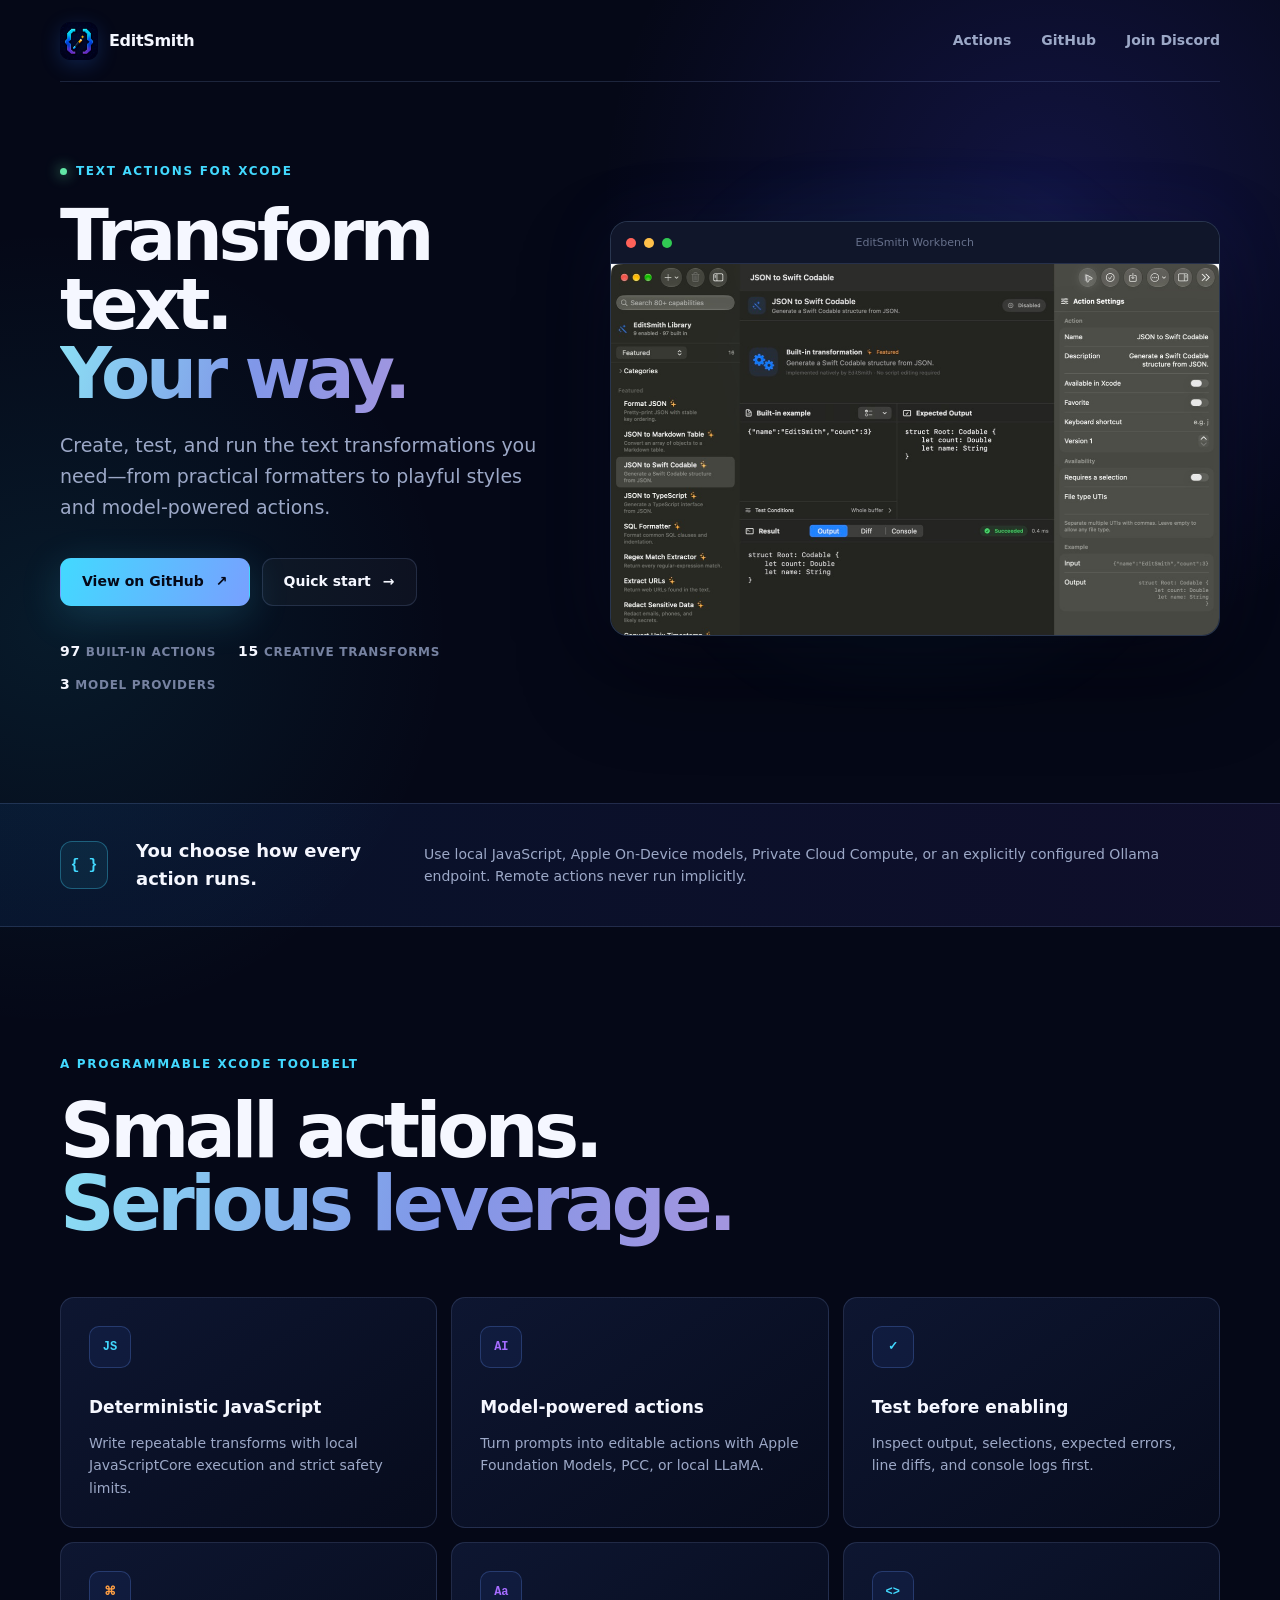
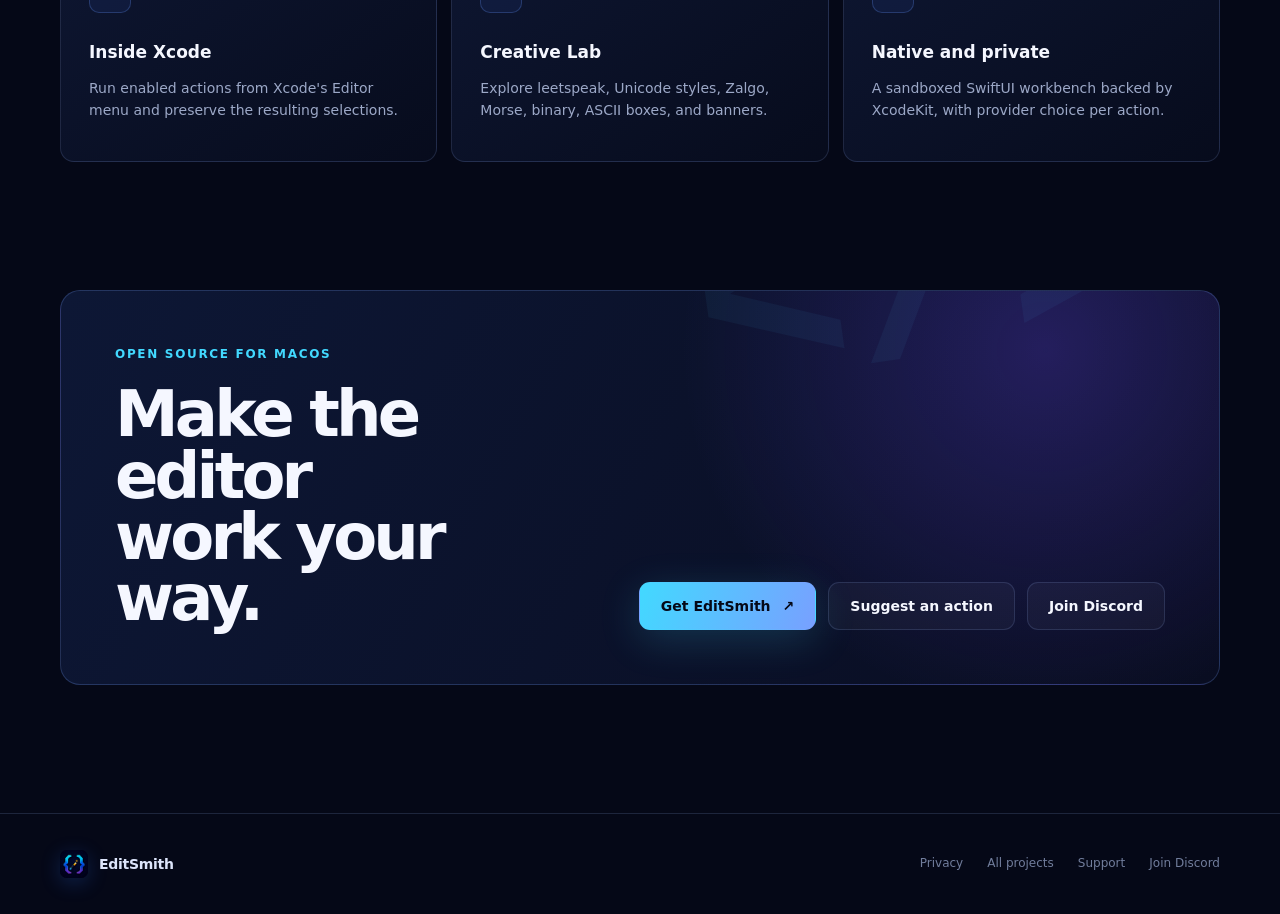
<file: site/index.html>
<!doctype html>
<html lang="en">
<head>
  <meta charset="utf-8">
  <meta name="viewport" content="width=device-width, initial-scale=1">
  <title>EditSmith — Programmable text actions for Xcode</title>
  <meta name="description" content="Create, test, and run JavaScript or model-powered text actions from Xcode's Editor menu.">
  <meta name="theme-color" content="#050817">
  <link rel="canonical" href="https://atomsprout.com/editsmith/">
  <link rel="icon" type="image/png" href="assets/app-icon.png">
  <link rel="apple-touch-icon" href="assets/app-icon.png">
  <meta property="og:title" content="EditSmith">
  <meta property="og:description" content="Programmable text actions for Xcode.">
  <meta property="og:type" content="website">
  <meta property="og:url" content="https://atomsprout.com/editsmith/">
  <meta property="og:image" content="https://atomsprout.com/editsmith/assets/app-icon.png">
  <link rel="stylesheet" href="styles.css">
</head>
<body>
  <header class="wrap nav">
    <a class="brand" href="./" aria-label="EditSmith home">
      <img src="assets/app-icon.png" alt="" width="38" height="38">
      <span>EditSmith</span>
    </a>
    <nav aria-label="Main navigation">
      <a href="#actions">Actions</a>
      <a href="https://github.com/everettjf/editsmith">GitHub</a>
      <a href="https://discord.gg/eGzEaP6TzR">Join Discord</a>
    </nav>
  </header>
  <main>
    <section class="wrap hero">
      <div class="hero-copy">
        <div class="eyebrow"><span class="status-dot"></span> Text actions for Xcode</div>
        <h1>Transform text.<br><span>Your way.</span></h1>
        <p class="lede">Create, test, and run the text transformations you need—from practical formatters to playful styles and model-powered actions.</p>
        <div class="actions">
          <a class="button primary" href="https://github.com/everettjf/editsmith">View on GitHub <span aria-hidden="true">↗</span></a>
          <a class="button secondary" href="https://github.com/everettjf/editsmith#quick-start">Quick start <span aria-hidden="true">→</span></a>
        </div>
        <div class="hero-meta" aria-label="Product details">
          <span><b>97</b> built-in actions</span>
          <span><b>15</b> creative transforms</span>
          <span><b>3</b> model providers</span>
        </div>
      </div>
      <div class="visual">
        <div class="window-frame hero-window">
          <div class="window-bar"><i></i><i></i><i></i><span>EditSmith Workbench</span></div>
          <img src="assets/workbench-current.png" alt="EditSmith converting JSON into a Swift Codable structure in a successful built-in test">
        </div>
      </div>
    </section>
    <section class="promise">
      <div class="wrap">
        <div class="promise-mark" aria-hidden="true">{ }</div>
        <strong>You choose how every action runs.</strong>
        <span>Use local JavaScript, Apple On-Device models, Private Cloud Compute, or an explicitly configured Ollama endpoint. Remote actions never run implicitly.</span>
      </div>
    </section>
    <section class="section" id="actions">
      <div class="wrap">
        <div class="label">A programmable Xcode toolbelt</div>
        <h2>Small actions.<br><span>Serious leverage.</span></h2>
        <div class="grid">
          <article class="card"><div class="card-icon">JS</div><b>Deterministic JavaScript</b><p>Write repeatable transforms with local JavaScriptCore execution and strict safety limits.</p></article>
          <article class="card"><div class="card-icon">AI</div><b>Model-powered actions</b><p>Turn prompts into editable actions with Apple Foundation Models, PCC, or local LLaMA.</p></article>
          <article class="card"><div class="card-icon">✓</div><b>Test before enabling</b><p>Inspect output, selections, expected errors, line diffs, and console logs first.</p></article>
          <article class="card"><div class="card-icon">⌘</div><b>Inside Xcode</b><p>Run enabled actions from Xcode's Editor menu and preserve the resulting selections.</p></article>
          <article class="card"><div class="card-icon">Aa</div><b>Creative Lab</b><p>Explore leetspeak, Unicode styles, Zalgo, Morse, binary, ASCII boxes, and banners.</p></article>
          <article class="card"><div class="card-icon">&lt;&gt;</div><b>Native and private</b><p>A sandboxed SwiftUI workbench backed by XcodeKit, with provider choice per action.</p></article>
        </div>
      </div>
    </section>
    <section class="cta">
      <div class="wrap box">
        <div><div class="label">Open source for macOS</div><h2>Make the editor<br>work your way.</h2></div>
        <div class="actions">
          <a class="button primary" href="https://github.com/everettjf/editsmith">Get EditSmith <span aria-hidden="true">↗</span></a>
          <a class="button secondary" href="https://github.com/everettjf/editsmith/issues">Suggest an action</a>
          <a class="button secondary" href="https://discord.gg/eGzEaP6TzR">Join Discord</a>
        </div>
      </div>
    </section>
  </main>
  <footer class="footer">
    <div class="wrap">
      <a class="brand footer-brand" href="./"><img src="assets/app-icon.png" alt="" width="28" height="28"><span>EditSmith</span></a>
      <span><a href="privacy/">Privacy</a><a href="https://atomsprout.com/">All projects</a><a href="mailto:atomsprout@gmail.com">Support</a><a href="https://discord.gg/eGzEaP6TzR">Join Discord</a></span>
    </div>
  </footer>
</body>
</html>
</file>
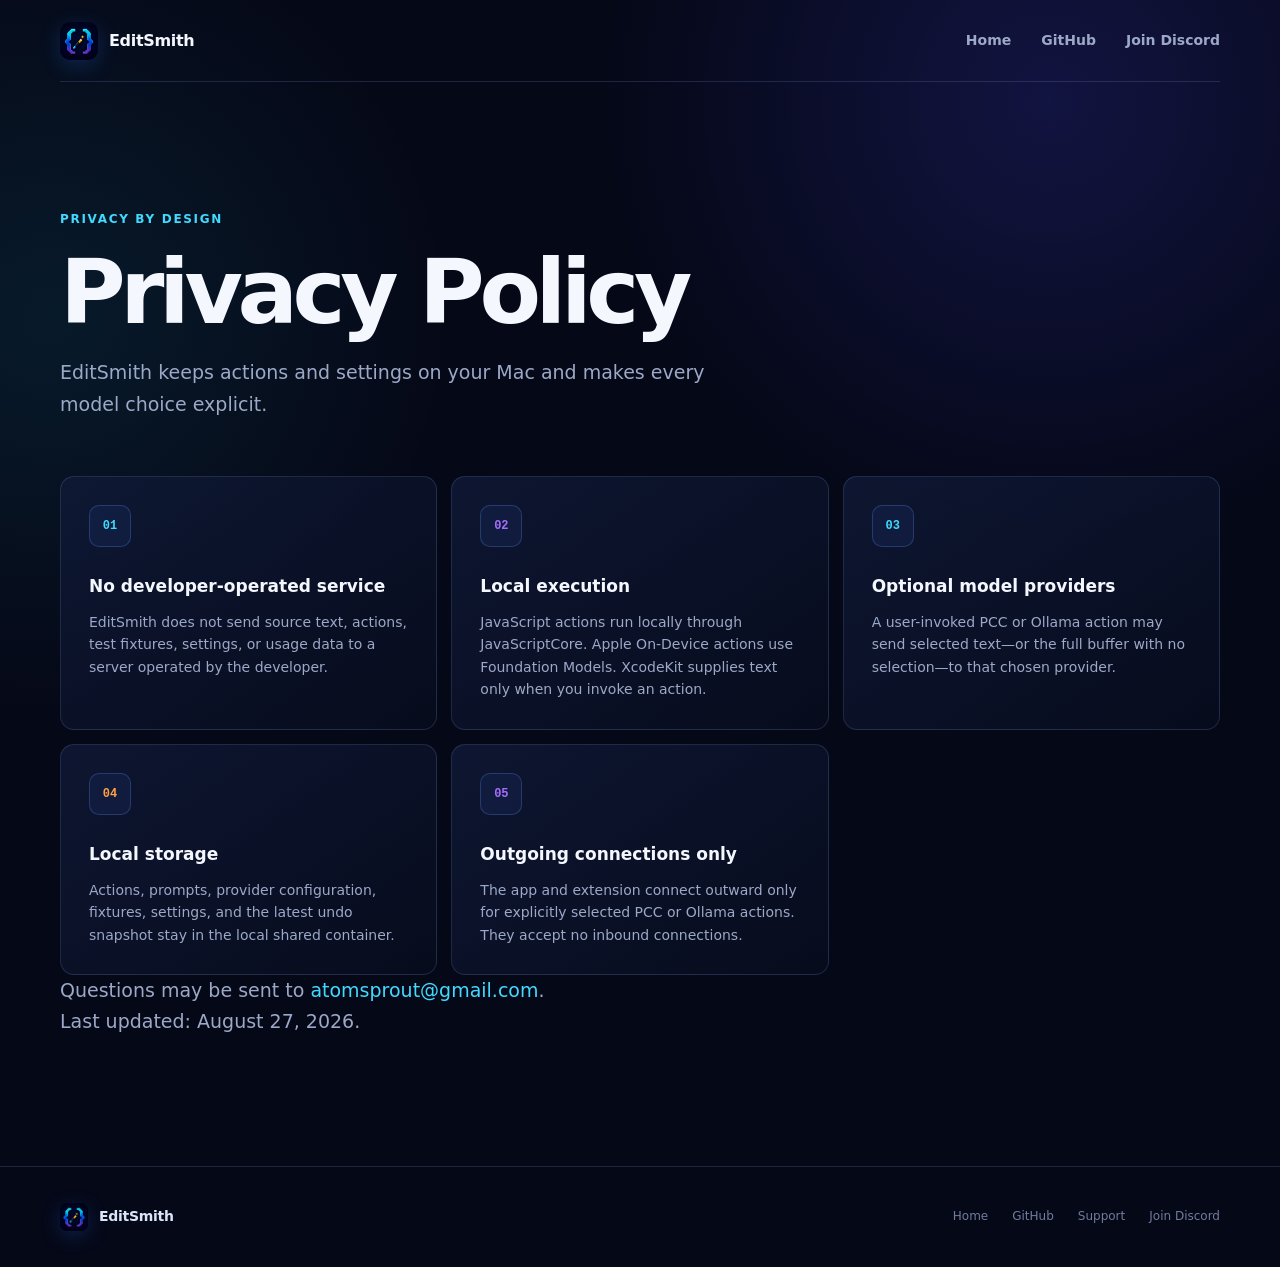
<file: site/privacy/index.html>
<!doctype html>
<html lang="en">
<head>
  <meta charset="utf-8">
  <meta name="viewport" content="width=device-width, initial-scale=1">
  <title>EditSmith Privacy Policy</title>
  <meta name="description" content="EditSmith privacy policy.">
  <meta name="theme-color" content="#050817">
  <link rel="canonical" href="https://atomsprout.com/editsmith/privacy/">
  <link rel="icon" type="image/png" href="../assets/app-icon.png">
  <link rel="stylesheet" href="../styles.css">
</head>
<body>
  <header class="wrap nav">
    <a class="brand" href="../"><img src="../assets/app-icon.png" alt="" width="38" height="38"><span>EditSmith</span></a>
    <nav aria-label="Main navigation"><a href="../">Home</a><a href="https://github.com/everettjf/editsmith">GitHub</a><a href="https://discord.gg/eGzEaP6TzR">Join Discord</a></nav>
  </header>
  <main>
    <section class="section">
      <div class="wrap">
        <div class="label">Privacy by design</div>
        <h1>Privacy Policy</h1>
        <p class="lede">EditSmith keeps actions and settings on your Mac and makes every model choice explicit.</p>
        <div class="grid">
          <article class="card"><div class="card-icon">01</div><b>No developer-operated service</b><p>EditSmith does not send source text, actions, test fixtures, settings, or usage data to a server operated by the developer.</p></article>
          <article class="card"><div class="card-icon">02</div><b>Local execution</b><p>JavaScript actions run locally through JavaScriptCore. Apple On-Device actions use Foundation Models. XcodeKit supplies text only when you invoke an action.</p></article>
          <article class="card"><div class="card-icon">03</div><b>Optional model providers</b><p>A user-invoked PCC or Ollama action may send selected text—or the full buffer with no selection—to that chosen provider.</p></article>
          <article class="card"><div class="card-icon">04</div><b>Local storage</b><p>Actions, prompts, provider configuration, fixtures, settings, and the latest undo snapshot stay in the local shared container.</p></article>
          <article class="card"><div class="card-icon">05</div><b>Outgoing connections only</b><p>The app and extension connect outward only for explicitly selected PCC or Ollama actions. They accept no inbound connections.</p></article>
        </div>
        <p class="lede">Questions may be sent to <a href="mailto:atomsprout@gmail.com">atomsprout@gmail.com</a>.</p>
        <p class="lede">Last updated: August 27, 2026.</p>
      </div>
    </section>
  </main>
  <footer class="footer"><div class="wrap"><a class="brand footer-brand" href="../"><img src="../assets/app-icon.png" alt="" width="28" height="28"><span>EditSmith</span></a><span><a href="../">Home</a><a href="https://github.com/everettjf/editsmith">GitHub</a><a href="mailto:atomsprout@gmail.com">Support</a><a href="https://discord.gg/eGzEaP6TzR">Join Discord</a></span></div></footer>
</body>
</html>
</file>
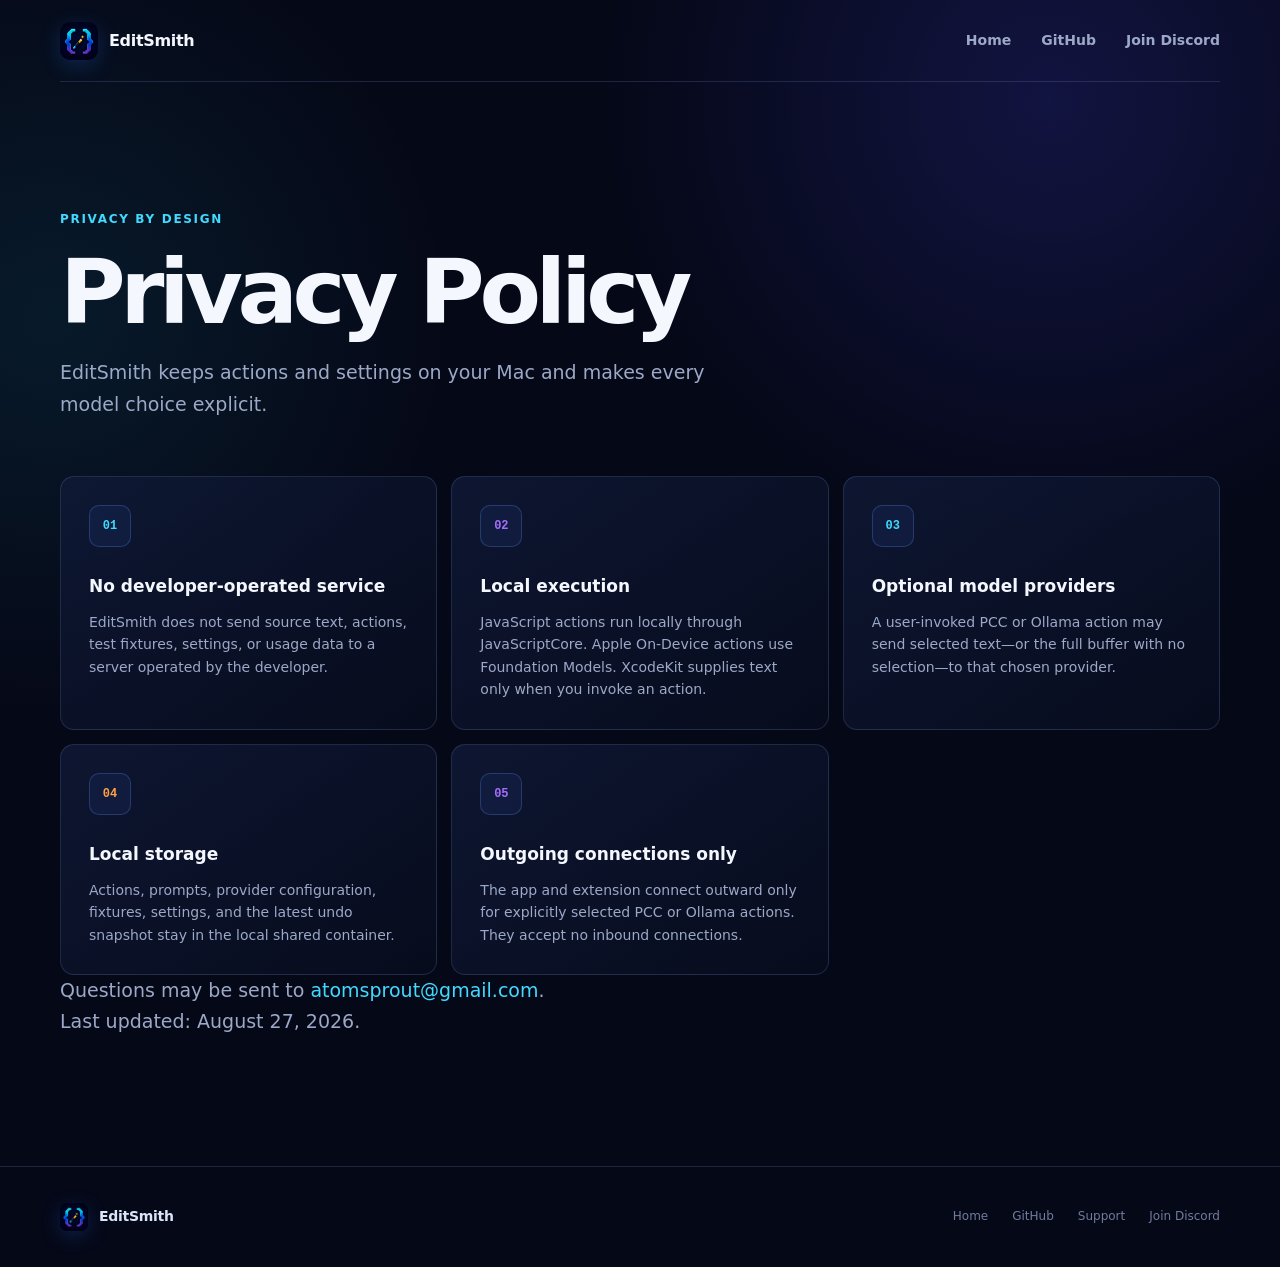
<file: site/privacy.html>
<!doctype html>
<html lang="en">
<head>
  <meta charset="utf-8">
  <meta name="viewport" content="width=device-width, initial-scale=1">
  <title>EditSmith Privacy Policy</title>
  <meta name="description" content="EditSmith privacy policy.">
  <meta name="theme-color" content="#050817">
  <link rel="canonical" href="https://atomsprout.com/editsmith/privacy/">
  <link rel="icon" type="image/png" href="assets/app-icon.png">
  <link rel="stylesheet" href="styles.css">
</head>
<body>
  <header class="wrap nav">
    <a class="brand" href="./"><img src="assets/app-icon.png" alt="" width="38" height="38"><span>EditSmith</span></a>
    <nav aria-label="Main navigation"><a href="./">Home</a><a href="https://github.com/everettjf/editsmith">GitHub</a><a href="https://discord.gg/eGzEaP6TzR">Join Discord</a></nav>
  </header>
  <main>
    <section class="section">
      <div class="wrap">
        <div class="label">Privacy by design</div>
        <h1>Privacy Policy</h1>
        <p class="lede">EditSmith keeps actions and settings on your Mac and makes every model choice explicit.</p>
        <div class="grid">
          <article class="card"><div class="card-icon">01</div><b>No developer-operated service</b><p>EditSmith does not send source text, actions, test fixtures, settings, or usage data to a server operated by the developer.</p></article>
          <article class="card"><div class="card-icon">02</div><b>Local execution</b><p>JavaScript actions run locally through JavaScriptCore. Apple On-Device actions use Foundation Models. XcodeKit supplies text only when you invoke an action.</p></article>
          <article class="card"><div class="card-icon">03</div><b>Optional model providers</b><p>A user-invoked PCC or Ollama action may send selected text—or the full buffer with no selection—to that chosen provider.</p></article>
          <article class="card"><div class="card-icon">04</div><b>Local storage</b><p>Actions, prompts, provider configuration, fixtures, settings, and the latest undo snapshot stay in the local shared container.</p></article>
          <article class="card"><div class="card-icon">05</div><b>Outgoing connections only</b><p>The app and extension connect outward only for explicitly selected PCC or Ollama actions. They accept no inbound connections.</p></article>
        </div>
        <p class="lede">Questions may be sent to <a href="mailto:atomsprout@gmail.com">atomsprout@gmail.com</a>.</p>
        <p class="lede">Last updated: August 27, 2026.</p>
      </div>
    </section>
  </main>
  <footer class="footer"><div class="wrap"><a class="brand footer-brand" href="./"><img src="assets/app-icon.png" alt="" width="28" height="28"><span>EditSmith</span></a><span><a href="./">Home</a><a href="https://github.com/everettjf/editsmith">GitHub</a><a href="mailto:atomsprout@gmail.com">Support</a><a href="https://discord.gg/eGzEaP6TzR">Join Discord</a></span></div></footer>
</body>
</html>
</file>
<file: site/styles.css>
:root {
  color-scheme: dark;
  --bg: #050817;
  --bg-soft: #0a1024;
  --panel: rgba(14, 22, 48, .72);
  --line: rgba(139, 166, 226, .18);
  --text: #f5f7ff;
  --muted: #9ca8c7;
  --cyan: #42d9ff;
  --blue: #5574ff;
  --violet: #a66cff;
  --orange: #ff9f43;
  --green: #62e6a6;
  --max: 1160px;
}

* { box-sizing: border-box; }
html { scroll-behavior: smooth; }
body {
  margin: 0;
  min-width: 320px;
  overflow-x: clip;
  color: var(--text);
  background:
    radial-gradient(circle at 82% 8%, rgba(77, 73, 255, .18), transparent 28rem),
    radial-gradient(circle at 4% 25%, rgba(34, 211, 238, .09), transparent 25rem),
    var(--bg);
  font: 16px/1.6 -apple-system, BlinkMacSystemFont, "SF Pro Text", Inter, system-ui, sans-serif;
  -webkit-font-smoothing: antialiased;
}
a { color: inherit; text-decoration: none; }
.wrap { width: min(var(--max), calc(100% - 48px)); margin-inline: auto; }

.nav {
  height: 82px;
  display: flex;
  align-items: center;
  justify-content: space-between;
  border-bottom: 1px solid var(--line);
}
.brand { display: inline-flex; align-items: center; gap: 11px; font-weight: 760; letter-spacing: -.02em; }
.brand img { border-radius: 10px; box-shadow: 0 5px 20px rgba(44, 118, 255, .22); }
.nav nav { display: flex; gap: 30px; color: var(--muted); font-size: 14px; font-weight: 620; }
.nav nav a, .footer a { transition: color .18s ease; }
.nav nav a:hover, .footer a:hover { color: var(--cyan); }

.hero { min-height: 690px; display: grid; grid-template-columns: .9fr 1.1fr; align-items: center; gap: 50px; padding-block: 80px 108px; }
.eyebrow, .label { color: var(--cyan); font-size: 12px; font-weight: 780; letter-spacing: .14em; text-transform: uppercase; }
.eyebrow { display: flex; align-items: center; gap: 9px; }
.status-dot { width: 7px; height: 7px; border-radius: 50%; background: var(--green); box-shadow: 0 0 14px var(--green); }
h1, h2 { margin: 20px 0 22px; line-height: .96; letter-spacing: -.06em; }
h1 { font-size: clamp(54px, 5.6vw, 76px); }
h2 { font-size: clamp(44px, 6vw, 76px); }
h1 span, h2 span {
  color: transparent;
  background: linear-gradient(105deg, #8bdff4, #8097e8 55%, #a495df);
  -webkit-background-clip: text;
  background-clip: text;
}
.lede { max-width: 660px; margin: 0; color: var(--muted); font-size: 19px; line-height: 1.65; }
.lede a { color: var(--cyan); }
.actions { display: flex; flex-wrap: wrap; gap: 12px; margin-top: 34px; }
.button {
  min-height: 48px;
  display: inline-flex;
  align-items: center;
  justify-content: center;
  gap: 12px;
  padding: 0 21px;
  border: 1px solid var(--line);
  border-radius: 11px;
  font-size: 14px;
  font-weight: 720;
  transition: transform .18s ease, border-color .18s ease, background .18s ease;
}
.button:hover { transform: translateY(-2px); border-color: rgba(112, 155, 255, .5); }
.primary { color: #050817; background: linear-gradient(110deg, var(--cyan), #78a0ff); border-color: transparent; box-shadow: 0 10px 40px rgba(66, 217, 255, .18); }
.secondary { background: rgba(255, 255, 255, .035); }
.hero-meta { display: flex; flex-wrap: wrap; gap: 11px 22px; margin-top: 34px; color: #7682a1; font-size: 12px; font-weight: 650; text-transform: uppercase; letter-spacing: .06em; }
.hero-meta b { color: var(--text); font-size: 14px; }

.visual { position: relative; min-width: 0; isolation: isolate; }
.visual::before { content: ""; position: absolute; inset: -14% -8%; z-index: -1; background: radial-gradient(circle, rgba(75, 104, 255, .13), rgba(35, 209, 255, .035) 44%, transparent 70%); filter: blur(14px); }
.window-frame { overflow: hidden; border: 1px solid rgba(128, 158, 222, .22); border-radius: 18px; background: #111827; box-shadow: 0 40px 90px rgba(0, 0, 0, .46), 0 0 80px rgba(71, 93, 255, .08); }
.hero-window { width: 100%; }
.window-bar { height: 42px; display: flex; align-items: center; gap: 8px; padding-inline: 15px; color: #66708b; background: #10162a; border-bottom: 1px solid var(--line); font-size: 11px; }
.window-bar i { width: 10px; height: 10px; border-radius: 50%; background: #ff6259; }
.window-bar i:nth-child(2) { background: #ffc04a; }
.window-bar i:nth-child(3) { background: #31c953; }
.window-bar span { margin-left: auto; margin-right: auto; transform: translateX(-27px); }
.window-frame img { display: block; width: 100%; height: auto; }

.promise { border-block: 1px solid var(--line); background: linear-gradient(90deg, rgba(27, 92, 182, .12), rgba(91, 60, 183, .12)); }
.promise .wrap { min-height: 122px; display: grid; grid-template-columns: auto 260px 1fr; align-items: center; gap: 28px; }
.promise-mark { width: 48px; height: 48px; display: grid; place-items: center; border: 1px solid rgba(66, 217, 255, .32); border-radius: 12px; color: var(--cyan); background: rgba(66, 217, 255, .07); font: 750 15px ui-monospace, monospace; }
.promise strong { font-size: 18px; }
.promise span { color: var(--muted); font-size: 14px; }

.section { padding-block: 128px; }
.section > .wrap > h1 { font-size: clamp(56px, 7vw, 90px); }
.grid { display: grid; grid-template-columns: repeat(3, 1fr); gap: 14px; margin-top: 56px; }
.card { min-height: 220px; padding: 28px; border: 1px solid var(--line); border-radius: 14px; background: linear-gradient(145deg, rgba(17, 27, 58, .74), rgba(8, 13, 31, .72)); transition: transform .2s ease, border-color .2s ease, background .2s ease; }
.card:hover { transform: translateY(-4px); border-color: rgba(86, 136, 255, .44); background: linear-gradient(145deg, rgba(23, 38, 80, .76), rgba(9, 15, 36, .75)); }
.card-icon { width: 42px; height: 42px; display: grid; place-items: center; margin-bottom: 26px; border: 1px solid rgba(104, 150, 255, .25); border-radius: 10px; color: var(--cyan); background: rgba(61, 112, 255, .08); font: 760 12px ui-monospace, "SFMono-Regular", Menlo, monospace; }
.card:nth-child(2) .card-icon, .card:nth-child(5) .card-icon { color: var(--violet); }
.card:nth-child(4) .card-icon { color: var(--orange); }
.card b { font-size: 17px; }
.card p { margin: 11px 0 0; color: var(--muted); font-size: 14px; }

.cta { padding: 0 0 128px; }
.box { min-height: 300px; display: flex; align-items: flex-end; justify-content: space-between; gap: 50px; padding: 54px; overflow: hidden; position: relative; border: 1px solid rgba(109, 146, 229, .25); border-radius: 20px; background: radial-gradient(circle at 85% 15%, rgba(111, 73, 255, .25), transparent 35%), linear-gradient(120deg, #0d1735, #090d21); }
.box::after { content: "</>"; position: absolute; right: 5%; top: -35%; color: rgba(74, 202, 255, .055); font: 900 260px/1 ui-monospace, monospace; transform: rotate(-8deg); pointer-events: none; }
.box h2 { margin-bottom: 0; font-size: clamp(42px, 5vw, 66px); }
.box .actions { z-index: 1; flex-shrink: 0; }

.footer { border-top: 1px solid var(--line); color: #717d9c; font-size: 12px; }
.footer .wrap { min-height: 100px; display: flex; align-items: center; justify-content: space-between; gap: 24px; }
.footer-brand { color: #dce4fa; font-size: 14px; }
.footer-brand img { border-radius: 7px; }
.footer .wrap > span { display: flex; flex-wrap: wrap; gap: 24px; }

@media (max-width: 900px) {
  .hero { grid-template-columns: 1fr; gap: 18px; padding-top: 70px; }
  .visual { margin-top: 42px; }
  .visual::before { inset: -10% 0; }
  .grid { grid-template-columns: repeat(2, 1fr); }
  .promise .wrap { grid-template-columns: auto 1fr; padding-block: 24px; }
  .promise span { grid-column: 2; }
  .box { align-items: flex-start; flex-direction: column; }
}

@media (max-width: 600px) {
  .wrap { width: min(100% - 30px, var(--max)); }
  .nav { height: 70px; }
  .nav nav { gap: 16px; }
  .nav nav a:first-child { display: none; }
  .hero { min-height: auto; padding-block: 62px 65px; }
  h1 { font-size: clamp(50px, 14vw, 58px); }
  .lede { font-size: 17px; }
  .hero-meta { display: grid; grid-template-columns: 1fr 1fr; }
  .visual { margin-top: 32px; }
  .window-frame { border-radius: 11px; }
  .window-bar { height: 34px; }
  .promise .wrap { grid-template-columns: 1fr; gap: 14px; }
  .promise span { grid-column: auto; }
  .section { padding-block: 92px; }
  .grid { grid-template-columns: 1fr; margin-top: 42px; }
  .card { min-height: 0; }
  .box { min-height: 380px; padding: 34px 26px; }
  .box .actions, .box .button { width: 100%; }
  .footer .wrap { align-items: flex-start; flex-direction: column; padding-block: 30px; }
}

@media (prefers-reduced-motion: reduce) {
  html { scroll-behavior: auto; }
  *, *::before, *::after { transition-duration: .01ms !important; }
}
</file>
